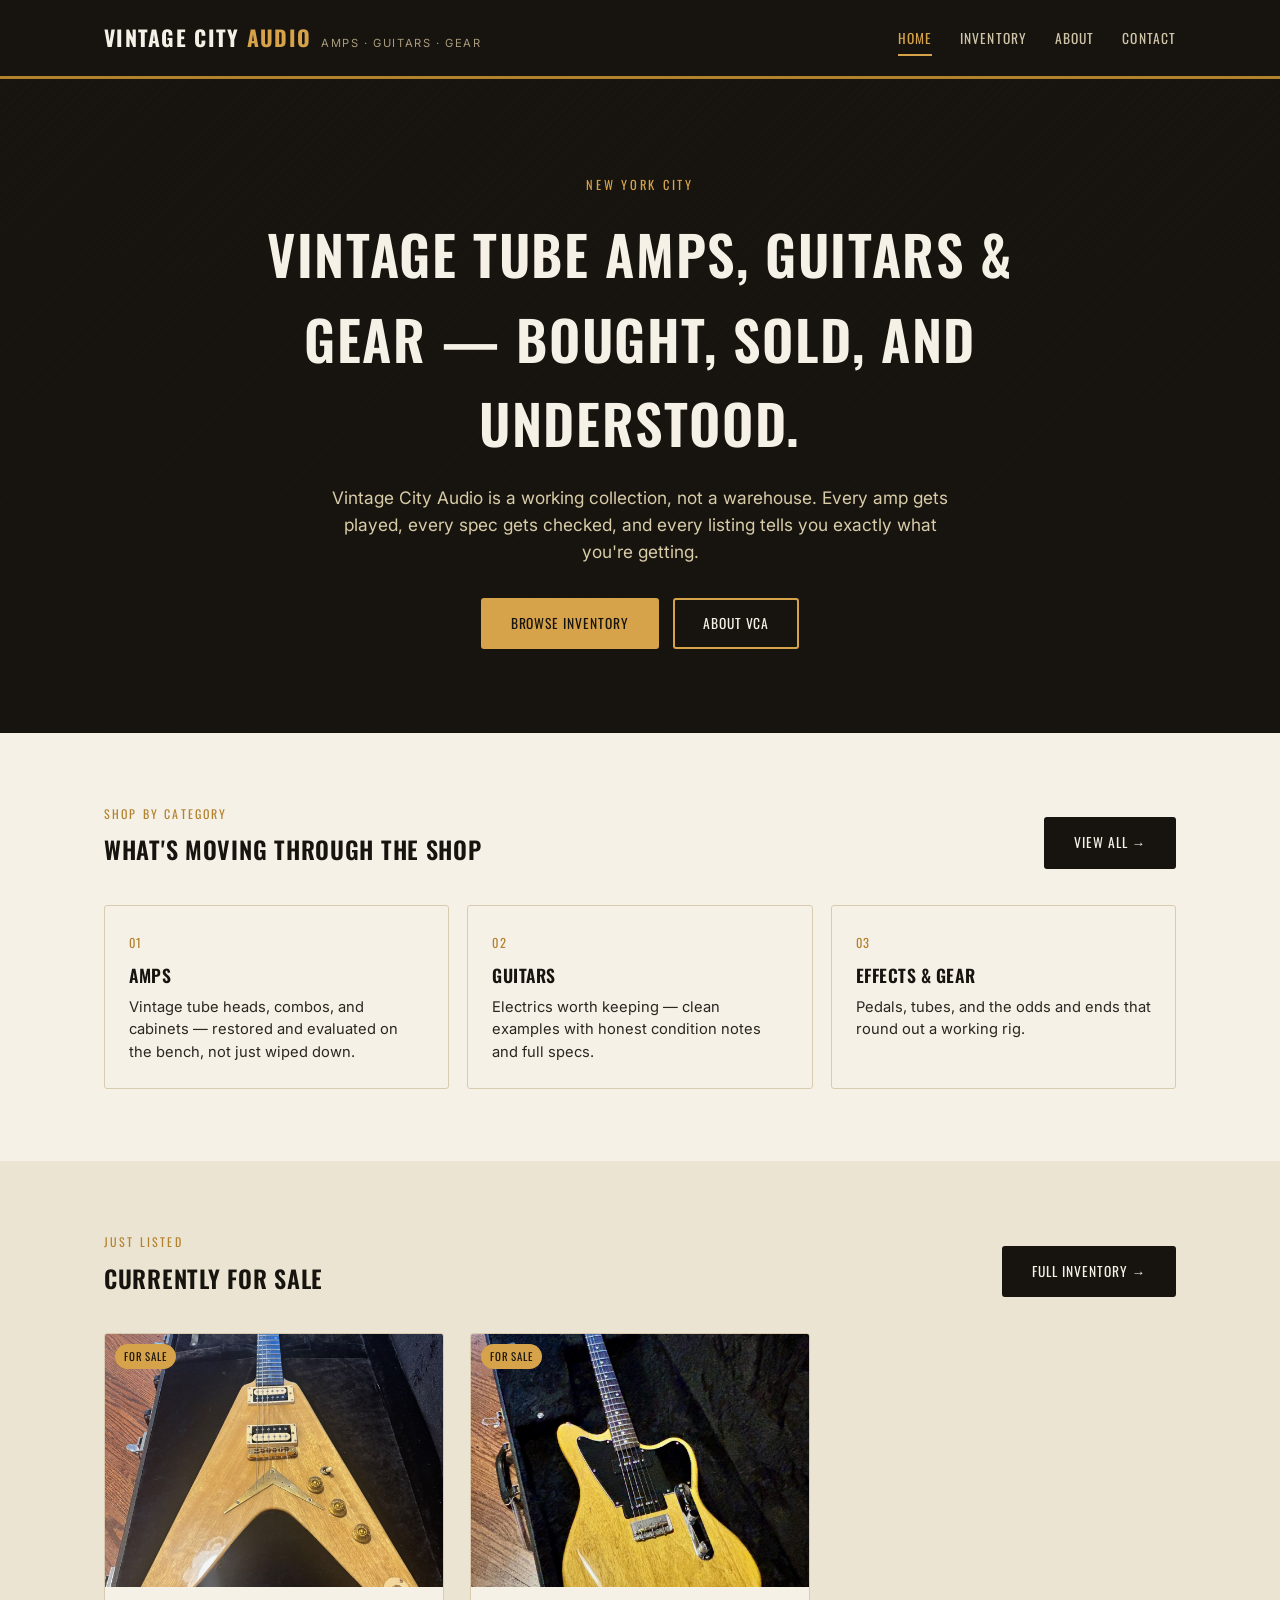
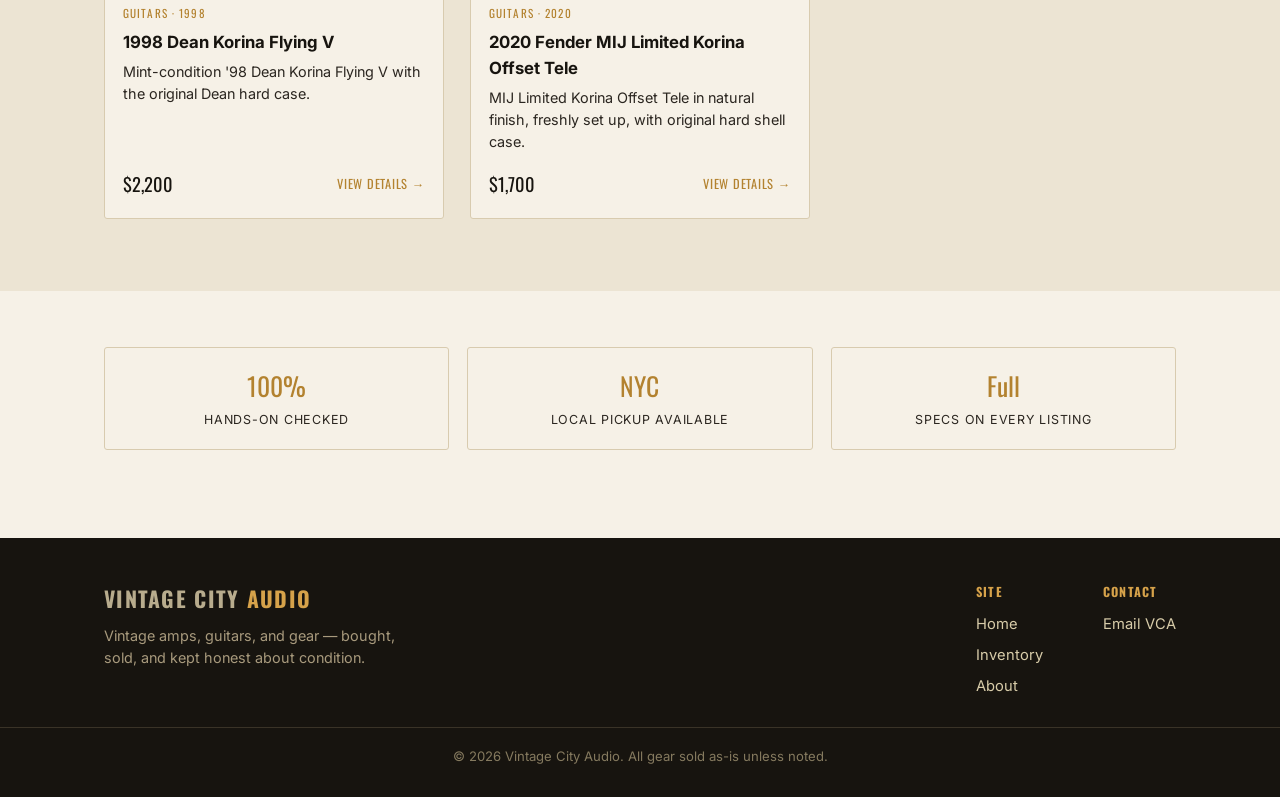
<file: index.html>
<!DOCTYPE html>
<html lang="en">
<head>
<meta charset="UTF-8">
<meta name="viewport" content="width=device-width, initial-scale=1.0">
<title>Vintage City Audio — Vintage Amps, Guitars &amp; Gear</title>
<meta name="description" content="Vintage City Audio deals in vintage tube amplifiers, guitars, and gear — curated, restored where it counts, and sold straight from the collection.">
<link rel="preconnect" href="https://fonts.googleapis.com">
<link rel="preconnect" href="https://fonts.gstatic.com" crossorigin>
<link href="https://fonts.googleapis.com/css2?family=Oswald:wght@400;600;700&family=Inter:wght@400;500;700&display=swap" rel="stylesheet">
<link rel="stylesheet" href="css/style.css">
</head>
<body>

<header class="site-header">
  <div class="wrap">
    <a class="brand" href="index.html">
      <span class="brand-mark">Vintage City <span>Audio</span></span>
      <span class="brand-tag">Amps &middot; Guitars &middot; Gear</span>
    </a>
    <button class="nav-toggle" id="navToggle">Menu</button>
    <ul class="nav-links" id="navLinks">
      <li><a href="index.html" class="active">Home</a></li>
      <li><a href="inventory.html">Inventory</a></li>
      <li><a href="about.html">About</a></li>
      <li><a href="about.html#contact">Contact</a></li>
    </ul>
  </div>
</header>

<section class="hero">
  <div class="wrap">
    <div class="eyebrow">New York City</div>
    <h1>Vintage Tube Amps, Guitars &amp; Gear — Bought, Sold, and Understood.</h1>
    <p>Vintage City Audio is a working collection, not a warehouse. Every amp gets played, every spec gets checked, and every listing tells you exactly what you're getting.</p>
    <div class="hero-actions">
      <a class="btn btn-primary" href="inventory.html">Browse Inventory</a>
      <a class="btn btn-outline" href="about.html">About VCA</a>
    </div>
  </div>
</section>

<section>
  <div class="wrap">
    <div class="section-head">
      <div>
        <span class="eyebrow">Shop by Category</span>
        <h2>What's Moving Through the Shop</h2>
      </div>
      <a class="btn btn-dark" href="inventory.html">View All &rarr;</a>
    </div>
    <div class="category-strip">
      <a class="category-card" href="inventory.html?cat=Amps">
        <span class="num">01</span>
        <h3>Amps</h3>
        <p>Vintage tube heads, combos, and cabinets — restored and evaluated on the bench, not just wiped down.</p>
      </a>
      <a class="category-card" href="inventory.html?cat=Guitars">
        <span class="num">02</span>
        <h3>Guitars</h3>
        <p>Electrics worth keeping — clean examples with honest condition notes and full specs.</p>
      </a>
      <a class="category-card" href="inventory.html?cat=Effects">
        <span class="num">03</span>
        <h3>Effects &amp; Gear</h3>
        <p>Pedals, tubes, and the odds and ends that round out a working rig.</p>
      </a>
    </div>
  </div>
</section>

<section class="section-alt">
  <div class="wrap">
    <div class="section-head">
      <div>
        <span class="eyebrow">Just Listed</span>
        <h2>Currently For Sale</h2>
      </div>
      <a class="btn btn-dark" href="inventory.html">Full Inventory &rarr;</a>
    </div>
    <div class="inv-grid" id="featuredGrid"></div>
  </div>
</section>

<section class="tight">
  <div class="wrap">
    <div class="stat-row">
      <div class="stat"><span class="n">100%</span><span class="l">Hands-On Checked</span></div>
      <div class="stat"><span class="n">NYC</span><span class="l">Local Pickup Available</span></div>
      <div class="stat"><span class="n">Full</span><span class="l">Specs on Every Listing</span></div>
    </div>
  </div>
</section>

<footer class="site-footer">
  <div class="wrap">
    <div>
      <span class="brand-mark">Vintage City <span>Audio</span></span>
      <p style="max-width:320px; margin-top:10px; color:#a89a7d; font-size:.9rem;">Vintage amps, guitars, and gear — bought, sold, and kept honest about condition.</p>
    </div>
    <div class="foot-cols">
      <div>
        <h5>Site</h5>
        <ul>
          <li><a href="index.html">Home</a></li>
          <li><a href="inventory.html">Inventory</a></li>
          <li><a href="about.html">About</a></li>
        </ul>
      </div>
      <div>
        <h5>Contact</h5>
        <ul>
          <li><a href="mailto:jeffboguski@gmail.com" data-contact-email>Email VCA</a></li>
        </ul>
      </div>
    </div>
  </div>
  <div class="foot-bottom">&copy; <span id="year"></span> Vintage City Audio. All gear sold as-is unless noted.</div>
</footer>

<script>document.getElementById("year").textContent = new Date().getFullYear();</script>
<script src="js/app.js"></script>
</body>
</html>
</file>
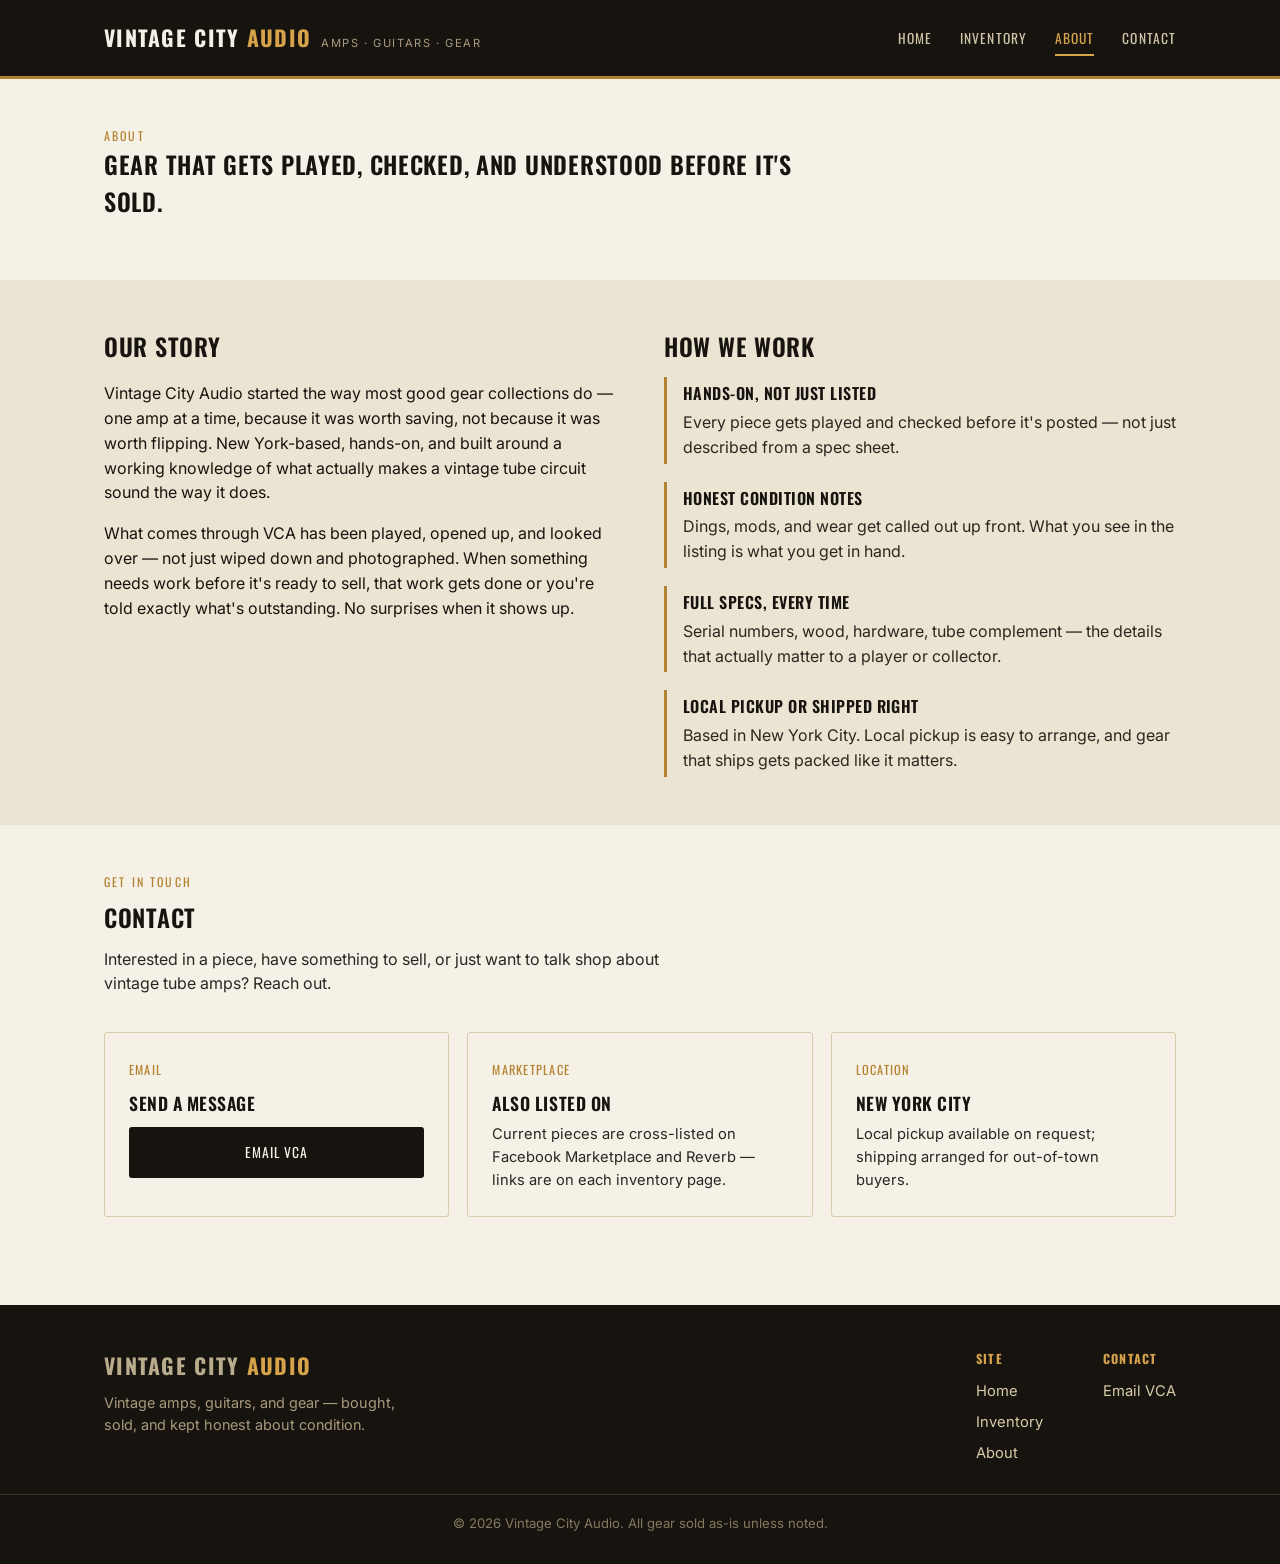
<file: about.html>
<!DOCTYPE html>
<html lang="en">
<head>
<meta charset="UTF-8">
<meta name="viewport" content="width=device-width, initial-scale=1.0">
<title>About — Vintage City Audio</title>
<meta name="description" content="Vintage City Audio is a New York-based collection of vintage tube amps, guitars, and gear — bought, sold, and understood.">
<link rel="preconnect" href="https://fonts.googleapis.com">
<link rel="preconnect" href="https://fonts.gstatic.com" crossorigin>
<link href="https://fonts.googleapis.com/css2?family=Oswald:wght@400;600;700&family=Inter:wght@400;500;700&display=swap" rel="stylesheet">
<link rel="stylesheet" href="css/style.css">
</head>
<body>

<header class="site-header">
  <div class="wrap">
    <a class="brand" href="index.html">
      <span class="brand-mark">Vintage City <span>Audio</span></span>
      <span class="brand-tag">Amps &middot; Guitars &middot; Gear</span>
    </a>
    <button class="nav-toggle" id="navToggle">Menu</button>
    <ul class="nav-links" id="navLinks">
      <li><a href="index.html">Home</a></li>
      <li><a href="inventory.html">Inventory</a></li>
      <li><a href="about.html" class="active">About</a></li>
      <li><a href="about.html#contact">Contact</a></li>
    </ul>
  </div>
</header>

<section class="tight">
  <div class="wrap">
    <div class="eyebrow" style="color:var(--brass); font-family:'Oswald',sans-serif; letter-spacing:.18em; text-transform:uppercase; font-size:.75rem;">About</div>
    <h1 style="max-width:720px;">Gear that gets played, checked, and understood before it's sold.</h1>
  </div>
</section>

<section class="tight section-alt">
  <div class="wrap about-grid">
    <div>
      <h2>Our Story</h2>
      <p>Vintage City Audio started the way most good gear collections do — one amp at a time, because it was worth saving, not because it was worth flipping. New York-based, hands-on, and built around a working knowledge of what actually makes a vintage tube circuit sound the way it does.</p>
      <p>What comes through VCA has been played, opened up, and looked over — not just wiped down and photographed. When something needs work before it's ready to sell, that work gets done or you're told exactly what's outstanding. No surprises when it shows up.</p>
    </div>
    <div>
      <h2>How We Work</h2>
      <ul class="value-list">
        <li>
          <h4>Hands-On, Not Just Listed</h4>
          <p>Every piece gets played and checked before it's posted — not just described from a spec sheet.</p>
        </li>
        <li>
          <h4>Honest Condition Notes</h4>
          <p>Dings, mods, and wear get called out up front. What you see in the listing is what you get in hand.</p>
        </li>
        <li>
          <h4>Full Specs, Every Time</h4>
          <p>Serial numbers, wood, hardware, tube complement — the details that actually matter to a player or collector.</p>
        </li>
        <li>
          <h4>Local Pickup or Shipped Right</h4>
          <p>Based in New York City. Local pickup is easy to arrange, and gear that ships gets packed like it matters.</p>
        </li>
      </ul>
    </div>
  </div>
</section>

<section class="tight" id="contact">
  <div class="wrap">
    <div class="section-head">
      <div>
        <span class="eyebrow">Get In Touch</span>
        <h2>Contact</h2>
        <p>Interested in a piece, have something to sell, or just want to talk shop about vintage tube amps? Reach out.</p>
      </div>
    </div>
    <div class="category-strip">
      <div class="category-card">
        <span class="num">Email</span>
        <h3>Send a Message</h3>
        <p><a class="btn btn-dark btn-block" href="mailto:jeffboguski@gmail.com" data-contact-email style="margin-top:10px;">Email VCA</a></p>
      </div>
      <div class="category-card">
        <span class="num">Marketplace</span>
        <h3>Also Listed On</h3>
        <p>Current pieces are cross-listed on Facebook Marketplace and Reverb — links are on each inventory page.</p>
      </div>
      <div class="category-card">
        <span class="num">Location</span>
        <h3>New York City</h3>
        <p>Local pickup available on request; shipping arranged for out-of-town buyers.</p>
      </div>
    </div>
  </div>
</section>

<footer class="site-footer">
  <div class="wrap">
    <div>
      <span class="brand-mark">Vintage City <span>Audio</span></span>
      <p style="max-width:320px; margin-top:10px; color:#a89a7d; font-size:.9rem;">Vintage amps, guitars, and gear — bought, sold, and kept honest about condition.</p>
    </div>
    <div class="foot-cols">
      <div>
        <h5>Site</h5>
        <ul>
          <li><a href="index.html">Home</a></li>
          <li><a href="inventory.html">Inventory</a></li>
          <li><a href="about.html">About</a></li>
        </ul>
      </div>
      <div>
        <h5>Contact</h5>
        <ul>
          <li><a href="mailto:jeffboguski@gmail.com" data-contact-email>Email VCA</a></li>
        </ul>
      </div>
    </div>
  </div>
  <div class="foot-bottom">&copy; <span id="year"></span> Vintage City Audio. All gear sold as-is unless noted.</div>
</footer>

<script>document.getElementById("year").textContent = new Date().getFullYear();</script>
<script src="js/app.js"></script>
</body>
</html>
</file>
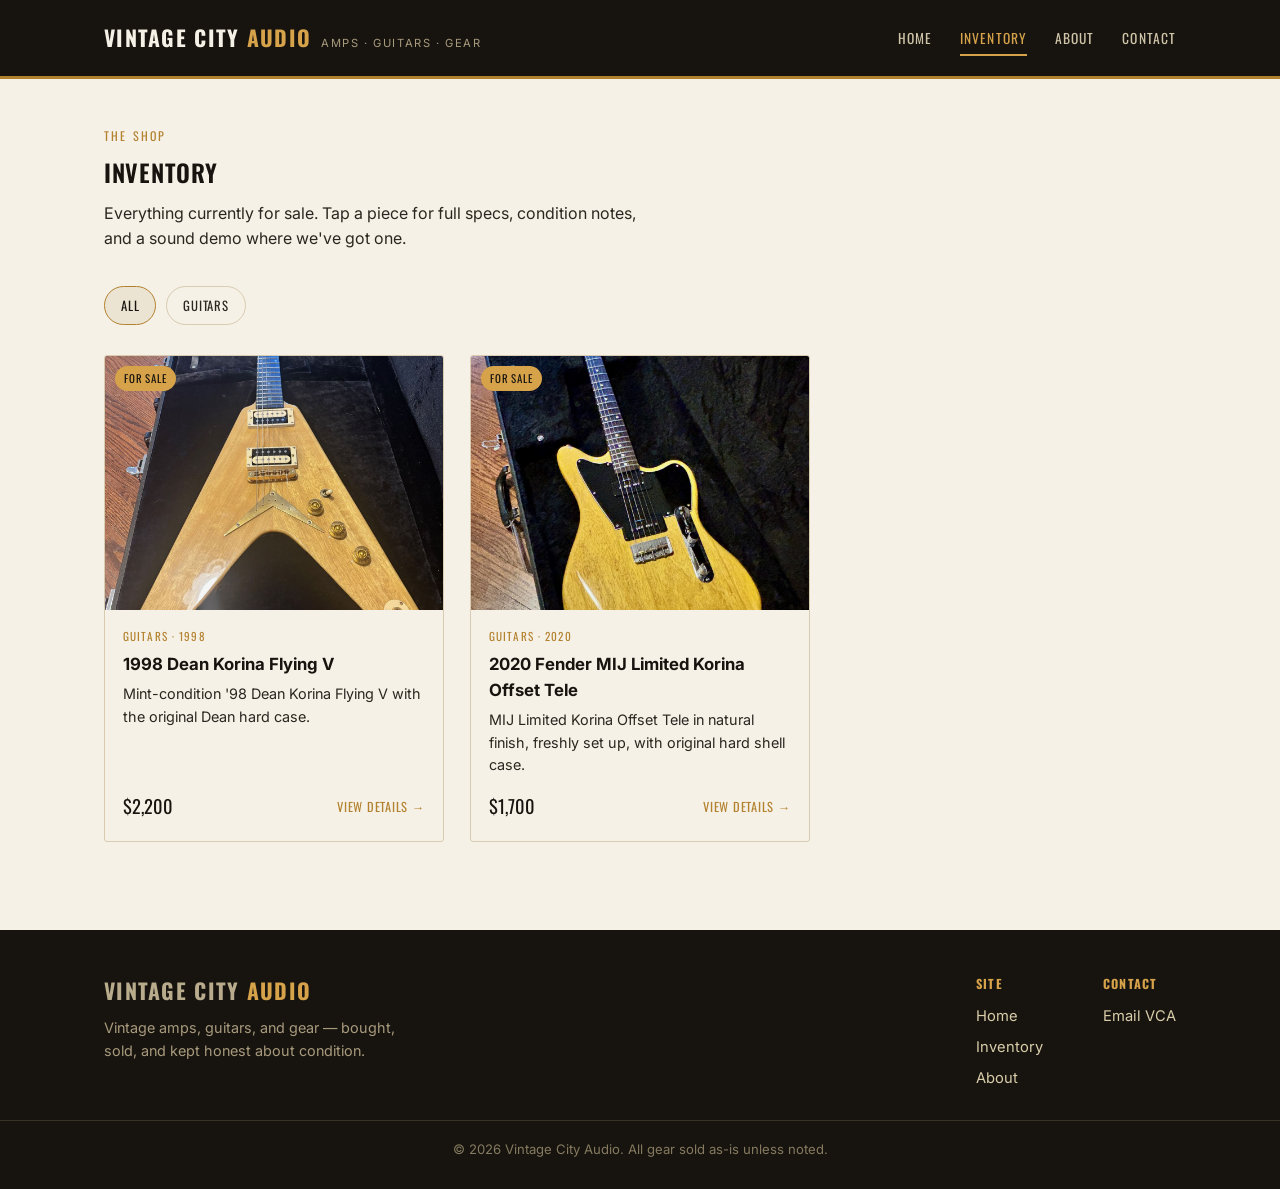
<file: inventory.html>
<!DOCTYPE html>
<html lang="en">
<head>
<meta charset="UTF-8">
<meta name="viewport" content="width=device-width, initial-scale=1.0">
<title>Inventory — Vintage City Audio</title>
<meta name="description" content="Browse current vintage amps, guitars, and gear for sale at Vintage City Audio.">
<link rel="preconnect" href="https://fonts.googleapis.com">
<link rel="preconnect" href="https://fonts.gstatic.com" crossorigin>
<link href="https://fonts.googleapis.com/css2?family=Oswald:wght@400;600;700&family=Inter:wght@400;500;700&display=swap" rel="stylesheet">
<link rel="stylesheet" href="css/style.css">
</head>
<body>

<header class="site-header">
  <div class="wrap">
    <a class="brand" href="index.html">
      <span class="brand-mark">Vintage City <span>Audio</span></span>
      <span class="brand-tag">Amps &middot; Guitars &middot; Gear</span>
    </a>
    <button class="nav-toggle" id="navToggle">Menu</button>
    <ul class="nav-links" id="navLinks">
      <li><a href="index.html">Home</a></li>
      <li><a href="inventory.html" class="active">Inventory</a></li>
      <li><a href="about.html">About</a></li>
      <li><a href="about.html#contact">Contact</a></li>
    </ul>
  </div>
</header>

<section class="tight">
  <div class="wrap">
    <div class="section-head">
      <div>
        <span class="eyebrow">The Shop</span>
        <h2>Inventory</h2>
        <p>Everything currently for sale. Tap a piece for full specs, condition notes, and a sound demo where we've got one.</p>
      </div>
    </div>
    <div class="filters" id="invFilters"></div>
    <div class="inv-grid" id="invGrid"></div>
  </div>
</section>

<footer class="site-footer">
  <div class="wrap">
    <div>
      <span class="brand-mark">Vintage City <span>Audio</span></span>
      <p style="max-width:320px; margin-top:10px; color:#a89a7d; font-size:.9rem;">Vintage amps, guitars, and gear — bought, sold, and kept honest about condition.</p>
    </div>
    <div class="foot-cols">
      <div>
        <h5>Site</h5>
        <ul>
          <li><a href="index.html">Home</a></li>
          <li><a href="inventory.html">Inventory</a></li>
          <li><a href="about.html">About</a></li>
        </ul>
      </div>
      <div>
        <h5>Contact</h5>
        <ul>
          <li><a href="mailto:jeffboguski@gmail.com" data-contact-email>Email VCA</a></li>
        </ul>
      </div>
    </div>
  </div>
  <div class="foot-bottom">&copy; <span id="year"></span> Vintage City Audio. All gear sold as-is unless noted.</div>
</footer>

<script>document.getElementById("year").textContent = new Date().getFullYear();</script>
<script src="js/app.js"></script>
<script>
  // Support inventory.html?cat=Amps deep links from the homepage category cards.
  document.addEventListener("DOMContentLoaded", () => {
    const cat = new URLSearchParams(window.location.search).get("cat");
    if (!cat) return;
    const tryClick = () => {
      const btn = document.querySelector(`.filter-btn[data-cat="${cat}"]`);
      if (btn) btn.click();
      else if (document.getElementById("invFilters").children.length === 0) setTimeout(tryClick, 50);
    };
    setTimeout(tryClick, 50);
  });
</script>
</body>
</html>
</file>
<file: css/style.css>
/* ==========================================================================
   Vintage City Audio — stylesheet
   ========================================================================== */

:root {
  --ink: #17140f;
  --ink-soft: #2b2620;
  --paper: #f6f1e7;
  --paper-dim: #ece4d3;
  --brass: #b3822f;
  --brass-bright: #d6a24a;
  --line: #d8cbaf;
  --line-dark: #3a3327;
  --max: 1120px;
  --radius: 3px;
}

* { box-sizing: border-box; }

html { scroll-behavior: smooth; }

body {
  margin: 0;
  background: var(--paper);
  color: var(--ink);
  font-family: "Inter", -apple-system, BlinkMacSystemFont, "Segoe UI", Helvetica, Arial, sans-serif;
  font-size: 16px;
  line-height: 1.55;
  -webkit-font-smoothing: antialiased;
}

img { max-width: 100%; display: block; }

a { color: inherit; }

h1, h2, h3, h4 {
  font-family: "Oswald", "Arial Narrow", sans-serif;
  text-transform: uppercase;
  letter-spacing: 0.03em;
  font-weight: 600;
  margin: 0 0 0.5em;
  color: var(--ink);
}

.wrap {
  max-width: var(--max);
  margin: 0 auto;
  padding: 0 24px;
}

/* ---- header / nav ---- */

.site-header {
  background: var(--ink);
  color: var(--paper);
  border-bottom: 3px solid var(--brass);
  position: sticky;
  top: 0;
  z-index: 20;
}

.site-header .wrap {
  display: flex;
  align-items: center;
  justify-content: space-between;
  min-height: 76px;
}

.brand {
  display: flex;
  align-items: baseline;
  gap: 10px;
  text-decoration: none;
  color: var(--paper);
}

.brand-mark {
  font-family: "Oswald", sans-serif;
  font-weight: 700;
  font-size: 1.35rem;
  letter-spacing: 0.06em;
  text-transform: uppercase;
}

.brand-mark span { color: var(--brass-bright); }

.brand-tag {
  font-size: 0.7rem;
  letter-spacing: 0.14em;
  text-transform: uppercase;
  color: #a89a7d;
  display: none;
}

@media (min-width: 640px) {
  .brand-tag { display: inline; }
}

.nav-links {
  display: flex;
  gap: 28px;
  list-style: none;
  margin: 0;
  padding: 0;
}

.nav-links a {
  text-decoration: none;
  font-family: "Oswald", sans-serif;
  font-size: 0.85rem;
  letter-spacing: 0.08em;
  text-transform: uppercase;
  color: #cfc4a8;
  padding: 6px 0;
  border-bottom: 2px solid transparent;
  transition: color .15s, border-color .15s;
}

.nav-links a:hover,
.nav-links a.active {
  color: var(--brass-bright);
  border-color: var(--brass-bright);
}

.nav-toggle {
  display: none;
  background: none;
  border: 1px solid #6b6046;
  color: var(--paper);
  padding: 8px 12px;
  font-family: "Oswald", sans-serif;
  letter-spacing: 0.06em;
  text-transform: uppercase;
  font-size: 0.8rem;
  border-radius: var(--radius);
}

@media (max-width: 700px) {
  .nav-toggle { display: block; }
  .nav-links {
    display: none;
    position: absolute;
    top: 76px;
    left: 0;
    right: 0;
    background: var(--ink);
    flex-direction: column;
    gap: 0;
    border-bottom: 3px solid var(--brass);
    padding: 8px 24px 18px;
  }
  .nav-links.open { display: flex; }
  .nav-links a { padding: 12px 0; border-bottom: 1px solid var(--line-dark); }
}

/* ---- hero ---- */

.hero {
  background:
    linear-gradient(180deg, rgba(23,20,15,.86), rgba(23,20,15,.93)),
    repeating-linear-gradient(135deg, #201b13 0 2px, #17140f 2px 6px);
  color: var(--paper);
  padding: 96px 0 84px;
  text-align: center;
}

.hero .eyebrow {
  font-family: "Oswald", sans-serif;
  text-transform: uppercase;
  letter-spacing: 0.22em;
  font-size: 0.78rem;
  color: var(--brass-bright);
  margin-bottom: 18px;
}

.hero h1 {
  color: var(--paper);
  font-size: clamp(2.1rem, 5vw, 3.4rem);
  max-width: 820px;
  margin: 0 auto 20px;
}

.hero p {
  max-width: 620px;
  margin: 0 auto 32px;
  color: #d8cca9;
  font-size: 1.08rem;
}

.hero-actions {
  display: flex;
  gap: 14px;
  justify-content: center;
  flex-wrap: wrap;
}

/* ---- buttons ---- */

.btn {
  display: inline-block;
  font-family: "Oswald", sans-serif;
  text-transform: uppercase;
  letter-spacing: 0.07em;
  font-size: 0.85rem;
  text-decoration: none;
  padding: 13px 28px;
  border-radius: var(--radius);
  border: 2px solid var(--brass-bright);
  transition: background .15s, color .15s, transform .1s;
}

.btn-primary {
  background: var(--brass-bright);
  color: var(--ink);
}
.btn-primary:hover { background: #e8b664; }

.btn-outline {
  background: transparent;
  color: var(--paper);
}
.btn-outline:hover { background: rgba(214,162,74,.14); }

/* Outline button for use on light backgrounds (e.g. item detail actions) */
.btn-outline-dark {
  background: transparent;
  color: var(--ink);
  border-color: var(--brass);
}
.btn-outline-dark:hover { background: rgba(179,130,47,.1); }

.btn-dark {
  border-color: var(--ink);
  background: var(--ink);
  color: var(--paper);
}
.btn-dark:hover { background: var(--ink-soft); }

.btn:active { transform: translateY(1px); }
.btn-block { display: block; text-align: center; width: 100%; }

/* ---- sections ---- */

section { padding: 72px 0; }
section.tight { padding: 48px 0; }
.section-alt { background: var(--paper-dim); }

.section-head {
  display: flex;
  align-items: flex-end;
  justify-content: space-between;
  gap: 20px;
  margin-bottom: 36px;
  flex-wrap: wrap;
}

.section-head .eyebrow {
  font-family: "Oswald", sans-serif;
  letter-spacing: 0.18em;
  text-transform: uppercase;
  font-size: 0.75rem;
  color: var(--brass);
  margin-bottom: 8px;
  display: block;
}

.section-head h2 { margin-bottom: 0; }

.section-head p { color: var(--ink-soft); max-width: 560px; margin: 10px 0 0; }

/* ---- category strip ---- */

.category-strip {
  display: grid;
  grid-template-columns: repeat(auto-fit, minmax(220px, 1fr));
  gap: 18px;
}

.category-card {
  background: var(--paper);
  border: 1px solid var(--line);
  border-radius: var(--radius);
  padding: 24px;
  text-decoration: none;
  color: var(--ink);
  transition: border-color .15s, transform .15s;
}

.category-card:hover {
  border-color: var(--brass);
  transform: translateY(-2px);
}

.category-card .num {
  font-family: "Oswald", sans-serif;
  color: var(--brass);
  font-size: 0.78rem;
  letter-spacing: 0.1em;
  text-transform: uppercase;
}

.category-card h3 { margin: 8px 0 6px; font-size: 1.1rem; }
.category-card p { margin: 0; color: var(--ink-soft); font-size: 0.92rem; }

/* ---- inventory grid / cards ---- */

.filters {
  display: flex;
  flex-wrap: wrap;
  gap: 10px;
  margin-bottom: 30px;
}

.filter-btn {
  font-family: "Oswald", sans-serif;
  text-transform: uppercase;
  letter-spacing: 0.06em;
  font-size: 0.8rem;
  background: var(--paper);
  border: 1px solid var(--line);
  color: var(--ink-soft);
  padding: 9px 16px;
  border-radius: 999px;
  cursor: pointer;
}

.filter-btn.active,
.filter-btn:hover {
  border-color: var(--brass);
  color: var(--ink);
  background: var(--paper-dim);
}

.inv-grid {
  display: grid;
  grid-template-columns: repeat(auto-fill, minmax(270px, 1fr));
  gap: 26px;
}

.card {
  background: var(--paper);
  border: 1px solid var(--line);
  border-radius: var(--radius);
  overflow: hidden;
  text-decoration: none;
  color: var(--ink);
  display: flex;
  flex-direction: column;
  transition: box-shadow .15s, transform .15s, border-color .15s;
}

.card:hover {
  border-color: var(--brass);
  box-shadow: 0 10px 24px rgba(23,20,15,.1);
  transform: translateY(-3px);
}

.card-media {
  aspect-ratio: 4 / 3;
  background: var(--ink);
  display: flex;
  align-items: center;
  justify-content: center;
  color: #6b6046;
  position: relative;
  overflow: hidden;
}

.card-media svg { width: 46%; opacity: .55; }

.card-media img {
  width: 100%;
  height: 100%;
  object-fit: cover;
}

.card-status {
  position: absolute;
  top: 10px;
  left: 10px;
  background: var(--brass-bright);
  color: var(--ink);
  font-family: "Oswald", sans-serif;
  font-size: 0.68rem;
  letter-spacing: 0.08em;
  text-transform: uppercase;
  padding: 4px 9px;
  border-radius: 999px;
}

.card-status.sold { background: #8a8272; color: var(--paper); }

.card-body {
  padding: 18px 18px 20px;
  display: flex;
  flex-direction: column;
  gap: 6px;
  flex: 1;
}

.card-cat {
  font-family: "Oswald", sans-serif;
  font-size: 0.7rem;
  letter-spacing: 0.1em;
  text-transform: uppercase;
  color: var(--brass);
}

.card-title { font-size: 1.05rem; margin: 0; text-transform: none; letter-spacing: 0; font-family: "Inter", sans-serif; font-weight: 700; }

.card-sub { color: var(--ink-soft); font-size: 0.9rem; margin: 0; }

.card-foot {
  margin-top: auto;
  display: flex;
  align-items: center;
  justify-content: space-between;
  padding-top: 10px;
}

.price {
  font-family: "Oswald", sans-serif;
  font-size: 1.15rem;
  color: var(--ink);
}

.card-arrow {
  font-family: "Oswald", sans-serif;
  font-size: 0.78rem;
  letter-spacing: 0.06em;
  text-transform: uppercase;
  color: var(--brass);
}

.empty-state {
  text-align: center;
  padding: 60px 20px;
  color: var(--ink-soft);
  border: 1px dashed var(--line);
  border-radius: var(--radius);
}

/* ---- item detail ---- */

.item-hero {
  display: grid;
  grid-template-columns: 1.1fr 1fr;
  gap: 44px;
  padding: 48px 0;
}

@media (max-width: 820px) {
  .item-hero { grid-template-columns: 1fr; }
}

.item-gallery {
  display: flex;
  flex-direction: column;
  gap: 12px;
}

.item-media {
  background: var(--ink);
  border-radius: var(--radius);
  aspect-ratio: 4/3;
  display: flex;
  align-items: center;
  justify-content: center;
  color: #6b6046;
  position: relative;
  overflow: hidden;
}

.item-media svg { width: 40%; opacity: .55; }

.item-media img {
  width: 100%;
  height: 100%;
  object-fit: cover;
}

.gallery-nav {
  position: absolute;
  top: 50%;
  transform: translateY(-50%);
  width: 40px;
  height: 40px;
  border-radius: 50%;
  border: none;
  background: rgba(23, 20, 15, .55);
  color: var(--paper);
  font-size: 1.4rem;
  line-height: 1;
  cursor: pointer;
  display: flex;
  align-items: center;
  justify-content: center;
  transition: background .15s;
}

.gallery-nav:hover { background: rgba(23, 20, 15, .8); }
.gallery-nav.prev { left: 10px; }
.gallery-nav.next { right: 10px; }

.gallery-count {
  position: absolute;
  bottom: 10px;
  right: 10px;
  background: rgba(23, 20, 15, .6);
  color: var(--paper);
  font-family: "Oswald", sans-serif;
  font-size: 0.72rem;
  letter-spacing: 0.05em;
  padding: 4px 9px;
  border-radius: 999px;
}

.thumb-strip {
  display: flex;
  gap: 8px;
  overflow-x: auto;
  padding-bottom: 2px;
}

.thumb {
  flex: 0 0 auto;
  width: 62px;
  height: 62px;
  border-radius: var(--radius);
  overflow: hidden;
  border: 2px solid transparent;
  padding: 0;
  cursor: pointer;
  background: var(--ink);
}

.thumb img { width: 100%; height: 100%; object-fit: cover; display: block; }

.thumb.active { border-color: var(--brass); }

.item-info .eyebrow {
  font-family: "Oswald", sans-serif;
  letter-spacing: 0.12em;
  text-transform: uppercase;
  font-size: 0.78rem;
  color: var(--brass);
}

.item-info h1 { font-size: clamp(1.6rem, 3.4vw, 2.3rem); margin-top: 8px; }

.item-price {
  font-family: "Oswald", sans-serif;
  font-size: 1.9rem;
  color: var(--ink);
  margin: 10px 0 4px;
}

.item-meta {
  display: flex;
  flex-wrap: wrap;
  gap: 10px;
  margin: 14px 0 22px;
}

.tag {
  font-family: "Oswald", sans-serif;
  font-size: 0.72rem;
  letter-spacing: 0.08em;
  text-transform: uppercase;
  border: 1px solid var(--line);
  border-radius: 999px;
  padding: 5px 12px;
  color: var(--ink-soft);
}

.item-actions { display: flex; gap: 12px; flex-wrap: wrap; margin-top: 8px; }

.item-body { white-space: pre-line; color: var(--ink-soft); }

.specs-table {
  width: 100%;
  border-collapse: collapse;
  margin-top: 8px;
}

.specs-table tr { border-bottom: 1px solid var(--line); }
.specs-table tr:last-child { border-bottom: none; }

.specs-table th, .specs-table td {
  text-align: left;
  padding: 10px 4px;
  font-size: 0.94rem;
}

.specs-table th {
  color: var(--ink-soft);
  font-weight: 500;
  width: 46%;
}

.demo-box {
  background: var(--paper-dim);
  border: 1px solid var(--line);
  border-radius: var(--radius);
  padding: 22px;
  text-align: center;
  color: var(--ink-soft);
}

.demo-box audio { width: 100%; margin-top: 10px; }

/* ---- about ---- */

.about-grid {
  display: grid;
  grid-template-columns: 1fr 1fr;
  gap: 48px;
  align-items: start;
}

@media (max-width: 780px) {
  .about-grid { grid-template-columns: 1fr; }
}

.value-list {
  list-style: none;
  margin: 0;
  padding: 0;
  display: grid;
  gap: 18px;
}

.value-list li {
  border-left: 3px solid var(--brass);
  padding: 4px 0 4px 16px;
}

.value-list h4 { margin-bottom: 4px; }
.value-list p { margin: 0; color: var(--ink-soft); }

/* ---- footer ---- */

.site-footer {
  background: var(--ink);
  color: #b8ac8d;
  padding: 44px 0 30px;
  margin-top: 40px;
}

.site-footer .wrap {
  display: flex;
  justify-content: space-between;
  flex-wrap: wrap;
  gap: 20px;
}

.site-footer a { color: #d8cca9; text-decoration: none; }
.site-footer a:hover { color: var(--brass-bright); }

.foot-cols {
  display: flex;
  gap: 60px;
  flex-wrap: wrap;
}

.foot-cols h5 {
  font-family: "Oswald", sans-serif;
  text-transform: uppercase;
  letter-spacing: 0.1em;
  font-size: 0.78rem;
  color: var(--brass-bright);
  margin: 0 0 12px;
}

.foot-cols ul { list-style: none; margin: 0; padding: 0; display: grid; gap: 8px; font-size: 0.92rem; }

.foot-bottom {
  border-top: 1px solid var(--line-dark);
  margin-top: 30px;
  padding-top: 18px;
  font-size: 0.82rem;
  color: #857a5f;
  text-align: center;
}

/* ---- misc ---- */

.breadcrumb {
  font-size: 0.85rem;
  color: var(--ink-soft);
  margin-bottom: 18px;
}

.breadcrumb a { color: var(--brass); text-decoration: none; }

.stat-row {
  display: grid;
  grid-template-columns: repeat(auto-fit, minmax(140px, 1fr));
  gap: 18px;
  margin-top: 8px;
}

.stat {
  background: var(--paper);
  border: 1px solid var(--line);
  border-radius: var(--radius);
  padding: 18px;
  text-align: center;
}

.stat .n {
  font-family: "Oswald", sans-serif;
  font-size: 1.6rem;
  color: var(--brass);
  display: block;
}

.stat .l {
  font-size: 0.78rem;
  letter-spacing: 0.06em;
  text-transform: uppercase;
  color: var(--ink-soft);
}
</file>
